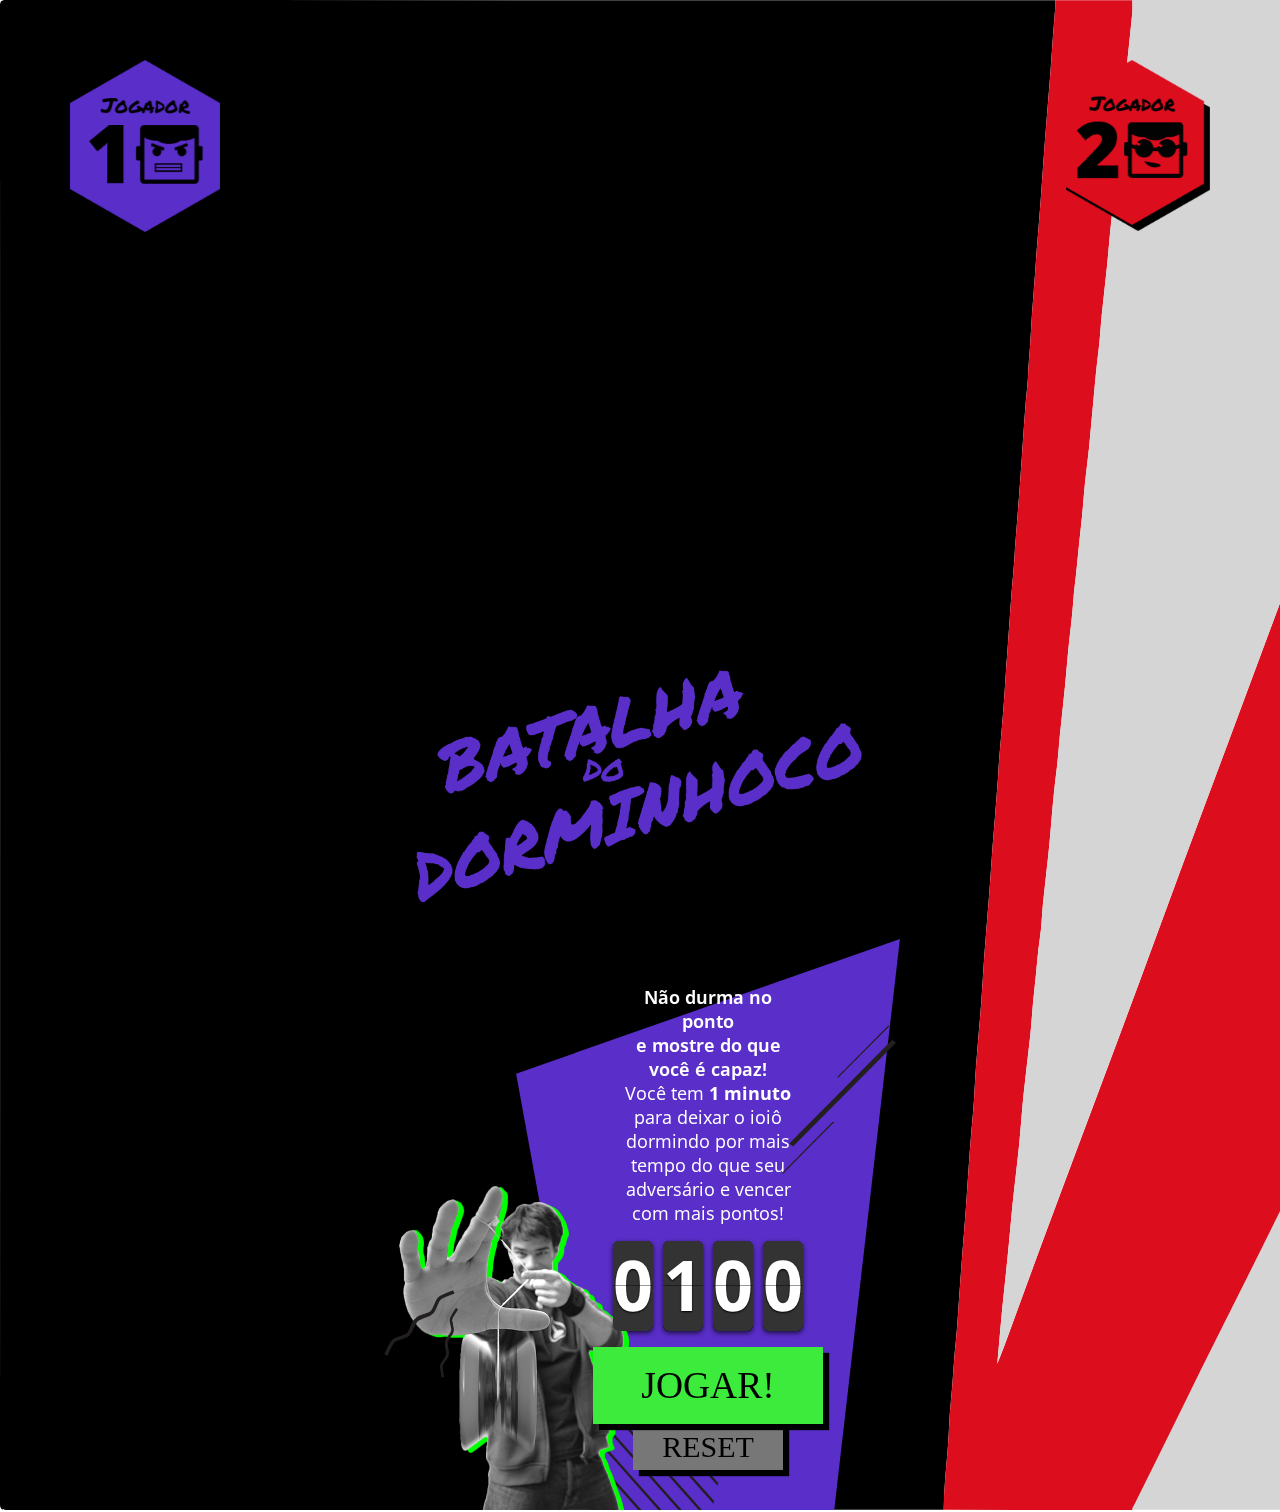
<file: index.html>
<!DOCTYPE html>
<html lang="en">

<head>
    <meta charset="UTF-8">
    <meta name="viewport" content="width=device-width, initial-scale=1.0">
    <title>Yoyo Competition</title>
    <link rel="stylesheet" type="text/css" href="./css/v2.css">
    <link rel="stylesheet" type="text/css" href="./css/flipclock.css">
    <link rel="shortcut icon" href="./favicon.ico" type="image/x-icon">
    <link rel="icon" href="./favicon.ico" type="image/x-icon">
    <link href="https://fonts.googleapis.com/css?family=Open+Sans:400,800|Permanent+Marker&display=swap"
        rel="stylesheet">
    <script src="./libs/jquery-3.4.1.min.js"></script>
    <script src="./libs/anime.min.js"></script>
</head>

<body>
    <div class="img-helper1">
        <img id="badge1" class="player-badge first-badge" src="./img/player1.png">
        <div class="fire-holder hidden">
            <img class="fire" src="./img/fire.gif">
            <img class="fire" src="./img/fire.gif">
        </div>
    </div>
    <div class="img-helper2">
        <img id="badge2" class="player-badge second-badge" src="./img/player2.png">
        <div class="fire-holder hidden">
            <img class="fire" src="./img/fire.gif">
            <img class="fire" src="./img/fire.gif">
        </div>
    </div>
    <section id="victoryHolder">
        <section id="victory-screen-1" class="hidden">
            <section class="star-box">
            <img src="./img/win/red-star.png" alt="" class="big-star purple-stars">
            <img src="./img/win/red-star.png" alt="" class="star purple-stars">
            <img src="./img/win/red-star.png" alt="" class="star purple-stars">
            <img src="./img/win/venceu-texto-1.png" alt="" class="victory-text">
            <img src="./img/win/retry.png" alt="" class="retry">
        </section>
            <img src="./img/win/fox.png" alt="" class="character">
        </section>
        <section id="victory-screen-2" class="hidden" >
            <section class="star-box">
            <img src="./img/win/red-star.png" alt="" class="big-star">
            <img src="./img/win/red-star.png" alt="" class="star">
            <img src="./img/win/red-star.png" alt="" class="star">
            <img src="./img/win/venceu-texto-2.png" alt="" class="victory-text">
            <img src="./img/win/retry.png" alt="" class="retry">
        </section>
            <img src="./img/win/man.png" alt="" class="character">
        </section>
        <section id="tie-screen" class="hidden" >
            <section class="star-box">
            <img src="./img/win/red-star.png" alt="" class="big-star">
            <img src="./img/win/red-star.png" alt="" class="star">
            <img src="./img/win/red-star.png" alt="" class="star">
            <img src="./img/win/empate-texto.png" alt="" class="victory-text">
            <img src="./img/win/retry.png" alt="" class="retry">
        </section>
            <img src="./img/win/birb.png" alt="" class="character">
        </section>

    </section>
    <main>
        <section class="player1-section">
            <section class="placar-total">
                <h1>65</h1>
            </section>
            <section class="container-pontos">
                <div class="jogada" data-aos="fade-up">
                    <p>+15 pts</p><img class="palmas hidden" src="./img/palmas.png">
                </div>
                <div class="jogada purple-highlight">
                    <p>+35 pts</p><img class="palmas visible" src="./img/palmas.png">
                </div>
                <div class="jogada">
                    <p>+15 pts</p><img class="palmas hidden" src="./img/palmas.png">
                </div>
                <div class="jogada">
                    <p>+10 pts</p><img class="palmas hidden" src="./img/palmas.png">
                </div>
            </section>
        </section>
        <section class="center-section">
            <img id="yoyo-master-img" src="./img/player.png">

            <section class="container-center">
                <h3>Não durma no ponto<br>e mostre do que você é capaz!</h3>
                <p>Você tem <b>1 minuto</b> para deixar o ioiô dormindo por mais tempo do que seu adversário e vencer com mais
                    pontos!</p>
                <div class="clock"></div>
                <button id="play">JOGAR!</button>
                <button id="reset">RESET</button>
            </section>
        </section>
        <section class="player2-section">
            <section class="placar-total">
                <h1>120</h1>
            </section>
            <section class="container-pontos">
                <div class="jogada">
                    <p>+2 pts</p><img class="palmas hidden" src="./img/palmas.png">
                </div>
                <div class="jogada">
                    <p>+3 pts</p><img class="palmas hidden" src="./img/palmas.png">
                </div>
                <div class="jogada purple-highlight">
                    <p>+3 pts</p><img class="palmas visible" src="./img/palmas.png">
                </div>
                <div class="jogada">
                    <p>+15 pts</p><img class="palmas hidden" src="./img/palmas.png">
                </div>
                <div class="jogada">
                    <p>+5 pts</p><img class="palmas hidden" src="./img/palmas.png">
                </div>
                <div class="jogada purple-highlight">
                    <p>+30 pts</p><img class="palmas visible" src="./img/palmas.png">
                </div>
                <div class="jogada">
                    <p>+10 pts</p><img class="palmas hidden" src="./img/palmas.png">
                </div>
                <div class="jogada purple-highlight">
                    <p>+45 pts</p><img class="palmas visible" src="./img/palmas.png">
                </div>
            </section>
        </section>
    </main>

    <link href="https://unpkg.com/aos@2.3.1/dist/aos.css" rel="stylesheet">
    <script src="https://unpkg.com/aos@next/dist/aos.js"></script>

    <script>
        AOS.init();
    </script>

    <script src="./libs/flipclock.js"></script>
    <script src="./libs/moment.js"></script>
    <script src="./js/v2/gameManager.js"></script>
    <script src="./js/v2/clock.js"></script>
    <script src="./js/v2/fetch.js"></script>
    <script src="./js/v2/animation.js"></script>
</body>

</html>
</file>
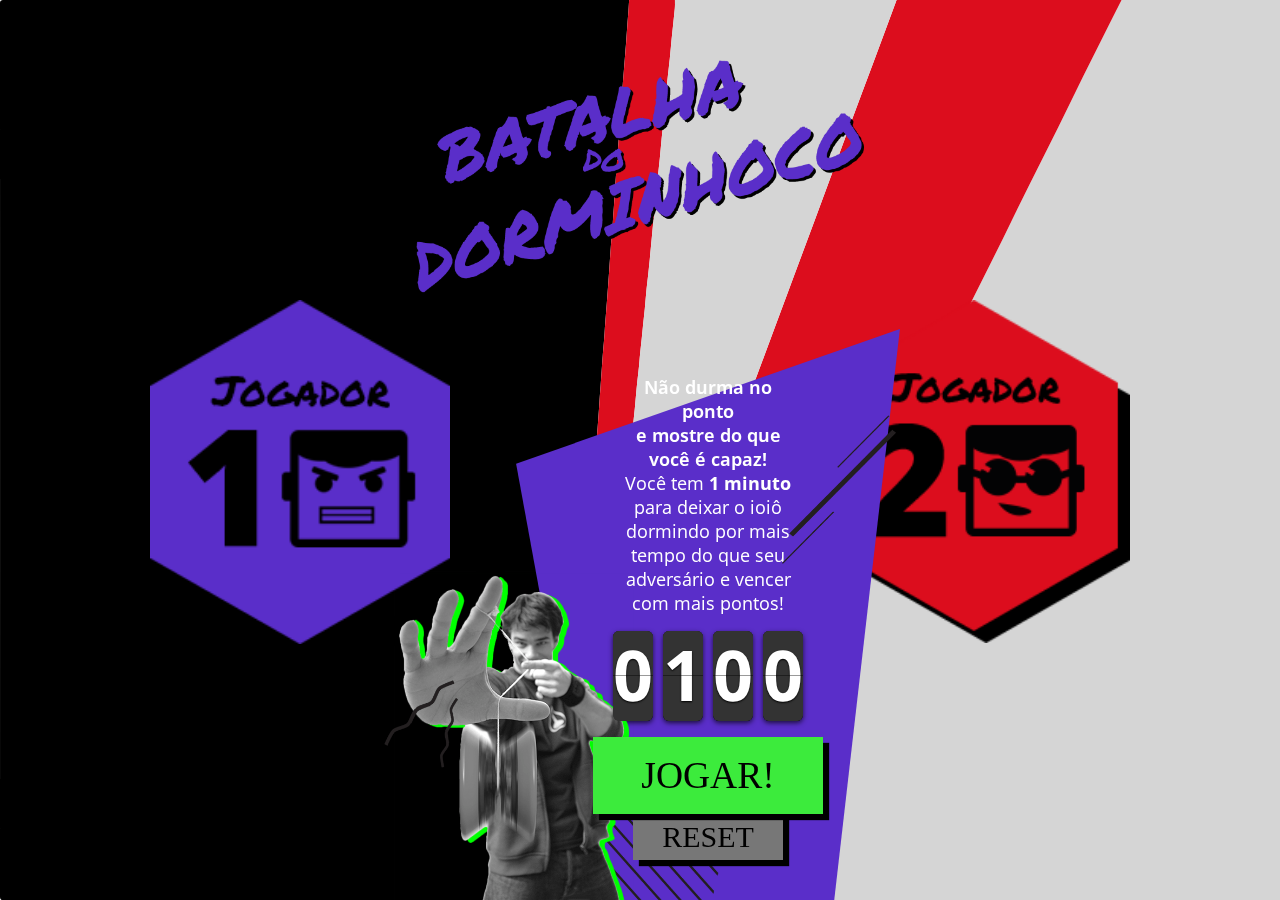
<file: esp8266-prefire-Backup/index.html>
<!DOCTYPE html>
<html lang="en">

<head>
    <meta charset="UTF-8">
    <meta name="viewport" content="width=device-width, initial-scale=1.0">
    <meta http-equiv="X-UA-Compatible" content="ie=edge">
    <meta http-equiv="Content-Language" content="pt-br">
    <title>Yoyo Competition</title>
    <link rel="stylesheet" type="text/css" href="./css/v2.css">
    <link rel="stylesheet" type="text/css" href="./css/flipclock.css">
    <link rel="shortcut icon" href="./favicon.ico" type="image/x-icon">
    <link rel="icon" href="./favicon.ico" type="image/x-icon">
    <link href="https://fonts.googleapis.com/css?family=Open+Sans:400,800|Permanent+Marker&display=swap"
        rel="stylesheet">
    <script src="./libs/jquery-3.4.1.min.js"></script>
    <script src="./libs/anime.min.js"></script>
</head>

<body>
    <img id="badge1" class="player-badge first-badge" src="./img/player1.png">
    <img id="badge2" class="player-badge second-badge" src="./img/player2.png">
    <section id="victoryHolder">
        <section id="victory-screen-1" class="hidden">
            <section class="star-box">
            <img src="./img/win/red-star.png" alt="" class="big-star purple-stars">
            <img src="./img/win/red-star.png" alt="" class="star purple-stars">
            <img src="./img/win/red-star.png" alt="" class="star purple-stars">
            <img src="./img/win/venceu-texto-1.png" alt="" class="victory-text">
            <img src="./img/win/retry.png" alt="" class="retry">
        </section>
            <img src="./img/win/fox.png" alt="" class="character">
        </section>
        <section id="victory-screen-2" class="hidden" >
            <section class="star-box">
            <img src="./img/win/red-star.png" alt="" class="big-star">
            <img src="./img/win/red-star.png" alt="" class="star">
            <img src="./img/win/red-star.png" alt="" class="star">
            <img src="./img/win/venceu-texto-2.png" alt="" class="victory-text">
            <img src="./img/win/retry.png" alt="" class="retry">
        </section>
            <img src="./img/win/man.png" alt="" class="character">
        </section>
        <section id="tie-screen" class="hidden" >
            <section class="star-box">
            <img src="./img/win/red-star.png" alt="" class="big-star">
            <img src="./img/win/red-star.png" alt="" class="star">
            <img src="./img/win/red-star.png" alt="" class="star">
            <img src="./img/win/empate-texto.png" alt="" class="victory-text">
            <img src="./img/win/retry.png" alt="" class="retry">
        </section>
            <img src="./img/win/birb.png" alt="" class="character">
        </section>

    </section>
    <main>
        <section class="player1-section">
            <section class="placar-total">
                <h1>65</h1>
            </section>
            <section class="container-pontos">
                <div class="jogada" data-aos="fade-up">
                    <p>+15 pts</p><img class="palmas hidden" src="./img/palmas.png">
                </div>
                <div class="jogada purple-highlight">
                    <p>+35 pts</p><img class="palmas visible" src="./img/palmas.png">
                </div>
                <div class="jogada">
                    <p>+15 pts</p><img class="palmas hidden" src="./img/palmas.png">
                </div>
                <div class="jogada">
                    <p>+10 pts</p><img class="palmas hidden" src="./img/palmas.png">
                </div>
            </section>
        </section>
        <section class="center-section">
            <img id="yoyo-master-img" src="./img/player.png">

            <section class="container-center">
                <h3>Não durma no ponto<br>e mostre do que você é capaz!</h3>
                <p>Você tem <b>1 minuto</b> para deixar o ioiô dormindo por mais tempo do que seu adversário e vencer com mais
                    pontos!</p>
                <div class="clock"></div>
                <button id="play">JOGAR!</button>
                <button id="reset">RESET</button>
            </section>
        </section>
        <section class="player2-section">
            <section class="placar-total">
                <h1>120</h1>
            </section>
            <section class="container-pontos">
                <div class="jogada">
                    <p>+2 pts</p><img class="palmas hidden" src="./img/palmas.png">
                </div>
                <div class="jogada">
                    <p>+3 pts</p><img class="palmas hidden" src="./img/palmas.png">
                </div>
                <div class="jogada purple-highlight">
                    <p>+3 pts</p><img class="palmas visible" src="./img/palmas.png">
                </div>
                <div class="jogada">
                    <p>+15 pts</p><img class="palmas hidden" src="./img/palmas.png">
                </div>
                <div class="jogada">
                    <p>+5 pts</p><img class="palmas hidden" src="./img/palmas.png">
                </div>
                <div class="jogada purple-highlight">
                    <p>+30 pts</p><img class="palmas visible" src="./img/palmas.png">
                </div>
                <div class="jogada">
                    <p>+10 pts</p><img class="palmas hidden" src="./img/palmas.png">
                </div>
                <div class="jogada purple-highlight">
                    <p>+45 pts</p><img class="palmas visible" src="./img/palmas.png">
                </div>
            </section>
        </section>
    </main>

    <link href="https://unpkg.com/aos@2.3.1/dist/aos.css" rel="stylesheet">
    <script src="https://unpkg.com/aos@next/dist/aos.js"></script>

    <script>
        AOS.init();
    </script>

    <script src="./libs/flipclock.js"></script>
    <script src="./libs/moment.js"></script>
    <script src="./js/v2/gameManager.js"></script>
    <script src="./js/v2/clock.js"></script>
    <script src="./js/v2/fetch.js"></script>
    <script src="./js/v2/animation.js"></script>
</body>

</html>
</file>
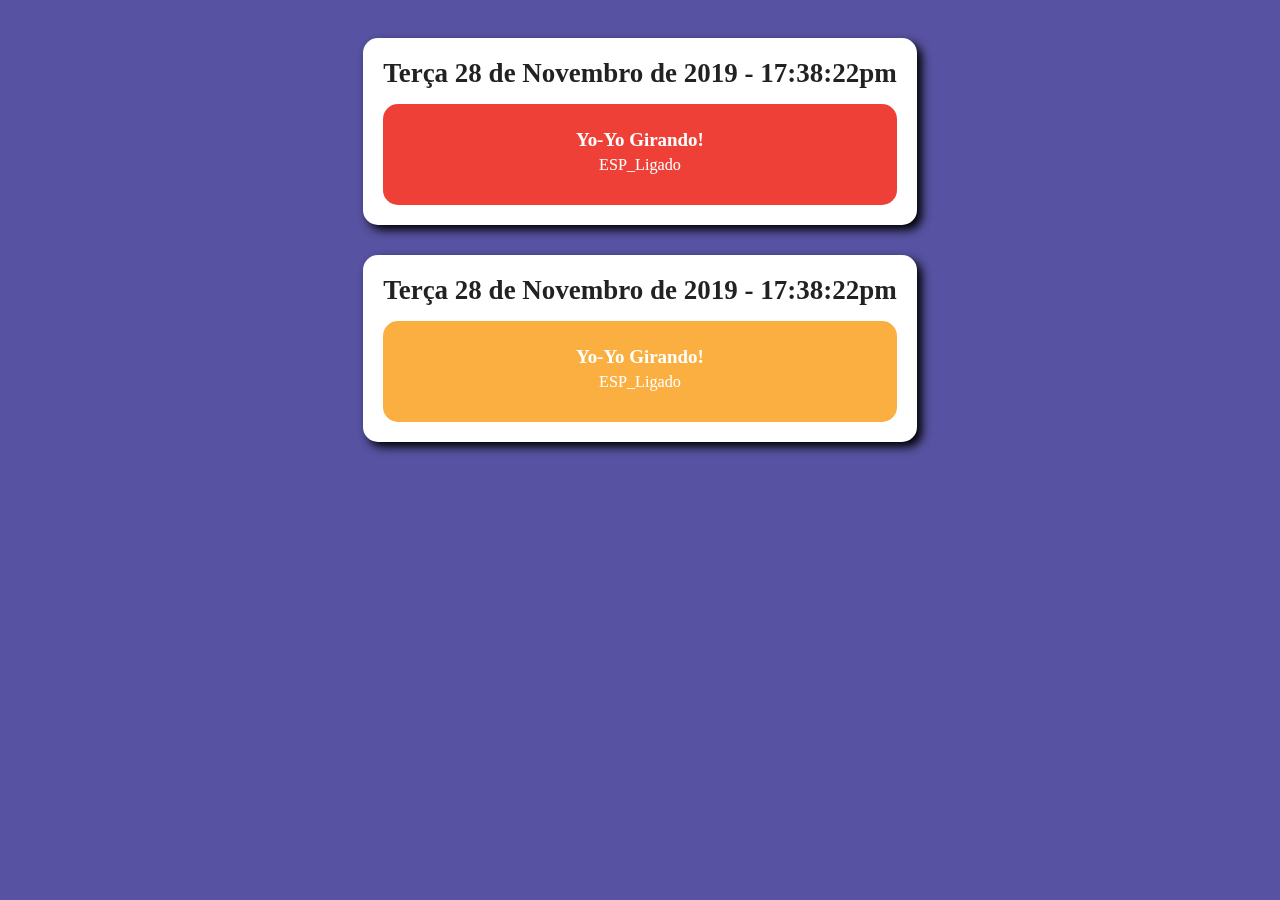
<file: index2.html>
<!DOCTYPE html>
<html lang="pt-br">

<head>
    <meta charset="UTF-8">
    <meta name="viewport" content="width=device-width, initial-scale=1.0">
    <meta http-equiv="X-UA-Compatible" content="ie=edge">
    <meta http-equiv="Content-Language" content="pt-br">
    <title>Smart YOYO - Stats</title>
    <link rel="stylesheet" type="text/css" href="./css/style.css">
    <link href="https://unpkg.com/aos@2.3.1/dist/aos.css" rel="stylesheet">
    <link rel="shortcut icon" href="./img/fav.png" />
    <script src="./js/jquery-3.4.1.min.js"></script>

</head>

<body id="corpo">

    <div class="wrapper" data-aos="fade-up">
        <h2>Terça 28 de Novembro de 2019 - 17:38:22pm</h2>
        <div class='container playerOne'>
            <h3 class='titulo'>Yo-Yo Girando!</h3>
            <p>ESP_Ligado</p>
        </div>
    </div>
    <div class="wrapper" data-aos="fade-up">
        <h2>Terça 28 de Novembro de 2019 - 17:38:22pm</h2>
        <div class='container playerTwo'>
            <h3 class='titulo'>Yo-Yo Girando!</h3>
            <p>ESP_Ligado</p>
        </div>
    </div>


    <script src="https://unpkg.com/aos@next/dist/aos.js"></script>

    <script>
        AOS.init();
    </script>

    <script src="./js/updateScroll.js"></script>
    <script src="./js/jsonFetcher.js"></script>

    <!-- <script src="https://www.gstatic.com/firebasejs/7.5.0/firebase-app.js"></script>
    <script src="https://www.gstatic.com/firebasejs/7.5.0/firebase-analytics.js"></script>
    <script>
        var firebaseConfig = {
            apiKey: "AIzaSyCkuvMqA-SpP4DTVyrUHxRwFOv93vQrgKc",
            authDomain: "syoyo-6a614.firebaseapp.com",
            databaseURL: "https://syoyo-6a614.firebaseio.com",
            projectId: "syoyo-6a614",
            storageBucket: "syoyo-6a614.appspot.com",
            messagingSenderId: "40935329510",
            appId: "1:40935329510:web:24c703646cd2997a477527",
            measurementId: "G-DL6J6TF8VL"
        };
        firebase.initializeApp(firebaseConfig);
        firebase.analytics();
    </script> -->
</body>
</file>
<file: css/v2.css>
html {
    overflow: hidden;
}

body {
    background: url("../img/background.svg") no-repeat;
    background-size: cover;
    padding: 0;
    margin: 0;
    font-family: 'Open Sans';
}


main {
    display: flex;
    flex-flow: row;
    /* overflow: hidden; */
}

h1 {
    margin: 0px 60px;
    transition: all .2s ease;

}

.player1-section {
    /* border: 2px solid blue; */
    width: 25%;
    height: 100vh;
    display: flex;
    flex-direction: column;
    justify-content: flex-end;
    color: white;
}

.player2-section {
    /* border: 2px solid blue; */
    width: 25%;
    height: 100vh;
    position: relative;
    display: flex;
    flex-direction: column;
    justify-content: flex-end;
    color: black;
    text-align: right;
}



.player-badge {
    display: block;
    position: fixed;
    width: 150px;
    top: 60px;
    transition: all .2s ease;
    animation: bounce .5s infinite alternate;
}


@keyframes bounce {
    from {
        transform: translateY(0px);
    }

    to {
        transform: translateY(-25px);
    }
}

@-webkit-keyframes bounce {
    from {
        transform: translateY(0px);
    }

    to {
        transform: translateY(-25px);
    }
}

.first-badge {
    left: 70px;
}

.second-badge {
    right: 70px;
}

.placar-total {
    font-size: 150px;
    font-family: 'Open Sans';
    font-weight: 800;
    cursor: default;
    transition: all .2s ease;

}

.container-pontos {
    padding: 0px 70px 80px;
    font-size: 35px;
    font-family: 'Open Sans';
    font-weight: bold;
    height: 340px;
    overflow-y: hidden;
    display: flex;
    flex-flow: column;
    justify-content: flex-end;
    /* border: 2px solid red; */
    cursor: default;
    transition: all .2s ease;

}

.container-pontos p {
    margin: 20px 0px;
}

.jogada {
    border-bottom: 1px solid white;
    /* border: 1px solid blue; */
    height: 25%;
    width: 100%;
    box-sizing: border-box;
    display: flex;
    align-items: center;
    transition: all .2s ease;
}

.player2-section .jogada {
    flex-flow: row-reverse;
    margin-left: auto;
    border-bottom: 1px solid #b5b5b5
}

.player1-section img {
    margin-left: 20px;
    width: 70px;

}

.player2-section img {
    margin-right: 20px;
    width: 70px;
}

.center-section {
    background: url("../img/title.png") no-repeat top 60px center;
    background-size: 70%;
    /* border: 2px solid blue; */
    width: 50%;
    position: relative;
    height: 100vh;
    display: flex;
    flex-direction: column;
    justify-content: flex-end;
    align-items: flex-end;
    /* border: 2px solid red; */
    text-align: center;
    color: white;

}

.container-center {
    background: url("../img/rect.svg") no-repeat bottom center;
    background-size: contain;
    display: flex;
    flex-flow: column;
    align-items: center;
    justify-content: space-around;
    /* border: 2px solid red; */
    width: 60%;
    margin-right: 60px;
    height: 75%;
    box-sizing: border-box;
    padding: 150px 100px 40px;
    font-size: 15px;
}


.container-center h1 {
    font-family: 'Open Sans', sans-serif;
    font-weight: 800;
    font-size: 75px;
    margin: 0px;
    z-index: 2;
}

.container-center h3 {
    font-family: 'Open Sans';
    font-weight: 650;
    margin: 0px;
    z-index: 2;

}

.container-center p {
    font-size: 18px;
    margin: 0px;
}

#yoyo-master-img {
    position: absolute;
    bottom: 0;
    left: 10%;
    z-index: 1;
    width: 80%;
}

#play {
    width: 230px;
    height: 100px;
    z-index: 2;
    background: #3ceb3c;
    border: none;
    text-decoration: none;
    outline: none;
    box-shadow: 6px 6px 1px black;
    font-size: 2.5em;
    font-family: 'Permanent Marker';
    cursor: pointer;
    transition: all .2s ease;
    z-index: 3;
}


#play:hover {
    background: #00ff0d;
    transform: scale(1.25) rotate(-5deg);

}

#reset {
    width: 150px;
    height: 60px;
    z-index: 2;
    background: #777777;
    border: none;
    text-decoration: none;
    outline: none;
    box-shadow: 6px 6px 1px black;
    font-size: 2.0em;
    font-family: 'Permanent Marker';
    cursor: pointer;
    transition: all .2s ease;
}

#reset:hover {
    background: #f00d0d;
    transform: scale(1.1);
}

#victoryHolder>section {
    background: rgba(0, 0, 0, 0.8);
    position: absolute;
    width: 100vw;
    height: 100vh;
    /* border: 4px solid red; */
    z-index: 10;
    transition: all .2s ease;
    pointer-events: none;

}

.star-box {
    position: absolute;
    left: 50%;
    transform: translate(-50%);
    width: 80vw;
    height: 100vh;
    overflow: hidden;
    /* border: 4px solid yellow; */

}

#victoryHolder img {
    position: absolute;
    /* border: 2px solid white; */
}

.big-star {
    top: -150px;
    left: 30%;
    height: 100%;
    transform: translate(-30%) rotate(-20deg);
    pointer-events: none;

}

.star {
    right: 0;
    pointer-events: none;

}

.purple-stars {
    filter: hue-rotate(-96deg) brightness(150%) grayscale(50%);

}

.star:nth-of-type(2) {

    bottom: -100px;
    right: 10%;
    transform: translate(-10%) rotate(10deg);
    z-index: 2;
}

#victory-screen-1>.star-box>.victory-text {
    filter: hue-rotate(174deg) brightness(5);
}

#tie-screen > img.character{
    width: 42%;
    height: unset;
    right: unset;

}

#tie-screen > .star-box > .star, #tie-screen > .star-box > .big-star{
    filter:hue-rotate(170deg) saturate(3.0)!important;
}

.victory-text {
    top: 35%;
    left: 50%;
    z-index: 3;
    width: 35%;
    transform: translate(-50%, -35%);
    pointer-events: none;

}

.character {
    height: 70vh;
    right: 0px;
    bottom: 0px;
    pointer-events: none;
transform-origin: 50% 0;
}

.retry {
    z-index: 13;
    right: 30%;
    bottom: 100px;
    width: 200px;
    transform: translate(-50%, 0%) scale(1);
    cursor: pointer;
    transition: all .2s ease;
    pointer-events: all;
    transform: translate(-50%, 0%) scale(1);

}

.retry:hover {
    bottom: 100px;
        transform: translate(-50%, -10%) scale(1.3);
}


/* ========================================== Classes JAVASCRIPT ========================================== */

/* Controle de visibilidade (das palmas) */

.visible {
    opacity: 100%;
}

.hidden {
    opacity: 0%;
    pointer-events: none !important;

}

.hidden>.star-box>.retry {
    pointer-events: none !important;

}


/*  Classe de destaque em roxo */
.purple-highlight {
    color: #5a2ec9;
}


/* Button states */

#play.disabled {
    background: grey;
    cursor: default;
}

#play.disabled:hover {
    background: grey;
    transform: scale(0.9);
}
</file>
<file: esp8266-prefire-Backup/css/v2.css>
html {
    overflow: hidden;
}

body {
    background: url("../img/background.svg") no-repeat;
    background-size: cover;
    padding: 0;
    margin: 0;
    font-family: 'Open Sans';
}


main {
    display: flex;
    flex-flow: row;
    /* overflow: hidden; */
}

h1 {
    margin: 0px 60px;
    transition: all .2s ease;

}

.player1-section {
    /* border: 2px solid blue; */
    width: 25%;
    height: 100vh;
    display: flex;
    flex-direction: column;
    justify-content: flex-end;
    color: white;
}

.player2-section {
    /* border: 2px solid blue; */
    width: 25%;
    height: 100vh;
    position: relative;
    display: flex;
    flex-direction: column;
    justify-content: flex-end;
    color: black;
    text-align: right;
}



.player-badge {
    display: block;
    position: fixed;
    width: 150px;
    top: 60px;
    transition: all .2s ease;
    animation: bounce .5s infinite alternate;
}


@keyframes bounce {
    from {
        transform: translateY(0px);
    }

    to {
        transform: translateY(-25px);
    }
}

@-webkit-keyframes bounce {
    from {
        transform: translateY(0px);
    }

    to {
        transform: translateY(-25px);
    }
}

.first-badge {
    left: 70px;
}

.second-badge {
    right: 70px;
}

.placar-total {
    font-size: 150px;
    font-family: 'Open Sans';
    font-weight: 800;
    cursor: default;
    transition: all .2s ease;

}

.container-pontos {
    padding: 0px 70px 80px;
    font-size: 35px;
    font-family: 'Open Sans';
    font-weight: bold;
    height: 340px;
    overflow-y: hidden;
    display: flex;
    flex-flow: column;
    justify-content: flex-end;
    /* border: 2px solid red; */
    cursor: default;
    transition: all .2s ease;

}

.container-pontos p {
    margin: 20px 0px;
}

.jogada {
    border-bottom: 1px solid white;
    /* border: 1px solid blue; */
    height: 25%;
    width: 100%;
    box-sizing: border-box;
    display: flex;
    align-items: center;
    transition: all .2s ease;
}

.player2-section .jogada {
    flex-flow: row-reverse;
    margin-left: auto;
    border-bottom: 1px solid #b5b5b5
}

.player1-section img {
    margin-left: 20px;
    width: 70px;

}

.player2-section img {
    margin-right: 20px;
    width: 70px;
}

.center-section {
    background: url("../img/title.png") no-repeat top 60px center;
    background-size: 70%;
    /* border: 2px solid blue; */
    width: 50%;
    position: relative;
    height: 100vh;
    display: flex;
    flex-direction: column;
    justify-content: flex-end;
    align-items: flex-end;
    /* border: 2px solid red; */
    text-align: center;
    color: white;

}

.container-center {
    background: url("../img/rect.svg") no-repeat bottom center;
    background-size: contain;
    display: flex;
    flex-flow: column;
    align-items: center;
    justify-content: space-around;
    /* border: 2px solid red; */
    width: 60%;
    margin-right: 60px;
    height: 75%;
    box-sizing: border-box;
    padding: 150px 100px 40px;
    font-size: 15px;
}


.container-center h1 {
    font-family: 'Open Sans', sans-serif;
    font-weight: 800;
    font-size: 75px;
    margin: 0px;
    z-index: 2;
}

.container-center h3 {
    font-family: 'Open Sans';
    font-weight: 650;
    margin: 0px;
    z-index: 2;

}

.container-center p {
    font-size: 18px;
    margin: 0px;
}

#yoyo-master-img {
    position: absolute;
    bottom: 0;
    left: 10%;
    z-index: 1;
    width: 80%;
}

#play {
    width: 230px;
    height: 100px;
    z-index: 2;
    background: #3ceb3c;
    border: none;
    text-decoration: none;
    outline: none;
    box-shadow: 6px 6px 1px black;
    font-size: 2.5em;
    font-family: 'Permanent Marker';
    cursor: pointer;
    transition: all .2s ease;
    z-index: 3;
}


#play:hover {
    background: #00ff0d;
    transform: scale(1.25) rotate(-5deg);

}

#reset {
    width: 150px;
    height: 60px;
    z-index: 2;
    background: #777777;
    border: none;
    text-decoration: none;
    outline: none;
    box-shadow: 6px 6px 1px black;
    font-size: 2.0em;
    font-family: 'Permanent Marker';
    cursor: pointer;
    transition: all .2s ease;
}

#reset:hover {
    background: #f00d0d;
    transform: scale(1.1);
}

#victoryHolder>section {
    background: rgba(0, 0, 0, 0.8);
    position: absolute;
    width: 100vw;
    height: 100vh;
    /* border: 4px solid red; */
    z-index: 10;
    transition: all .2s ease;
    pointer-events: none;

}

.star-box {
    position: absolute;
    left: 50%;
    transform: translate(-50%);
    width: 80vw;
    height: 100vh;
    overflow: hidden;
    /* border: 4px solid yellow; */

}

#victoryHolder img {
    position: absolute;
    /* border: 2px solid white; */
}

.big-star {
    top: -150px;
    left: 30%;
    height: 100%;
    transform: translate(-30%) rotate(-20deg);
    pointer-events: none;

}

.star {
    right: 0;
    pointer-events: none;

}

.purple-stars {
    filter: hue-rotate(-96deg) brightness(150%) grayscale(50%);

}

.star:nth-of-type(2) {

    bottom: -100px;
    right: 10%;
    transform: translate(-10%) rotate(10deg);
    z-index: 2;
}

#victory-screen-1>.star-box>.victory-text {
    filter: hue-rotate(174deg) brightness(5);
}

#tie-screen > img.character{
    width: 42%;
    height: unset;
    right: unset;

}

#tie-screen > .star-box > .star, #tie-screen > .star-box > .big-star{
    filter:hue-rotate(170deg) saturate(3.0)!important;
}

.victory-text {
    top: 35%;
    left: 50%;
    z-index: 3;
    width: 35%;
    transform: translate(-50%, -35%);
    pointer-events: none;

}

.character {
    height: 70vh;
    right: 0px;
    bottom: 0px;
    pointer-events: none;
transform-origin: 50% 0;
}

.retry {
    z-index: 13;
    right: 30%;
    bottom: 100px;
    width: 200px;
    transform: translate(-50%, 0%) scale(1);
    cursor: pointer;
    transition: all .2s ease;
    pointer-events: all;
    transform: translate(-50%, 0%) scale(1);

}

.retry:hover {
    bottom: 100px;
        transform: translate(-50%, -10%) scale(1.3);
}


/* ========================================== Classes JAVASCRIPT ========================================== */

/* Controle de visibilidade (das palmas) */

.visible {
    opacity: 100%;
}

.hidden {
    opacity: 0%;
    pointer-events: none !important;

}

.hidden>.star-box>.retry {
    pointer-events: none !important;

}


/*  Classe de destaque em roxo */
.purple-highlight {
    color: #5a2ec9;
}


/* Button states */

#play.disabled {
    background: grey;
    cursor: default;
}

#play.disabled:hover {
    background: grey;
    transform: scale(0.9);
}
</file>
<file: css/style.css>
body{
    padding: 30px 30px;
    font-family: 'Open Sans';
    font-size: large;
    color: rgb(34, 34, 34);
    background: #5752a1;
    display: flex;
    flex-flow: column;
    align-items:center ;
    text-align: center;
    overflow: auto;
    scroll-behavior: smooth;
    transition: all .2s ease;
}

h2{
    margin: 0px;
    margin-bottom: 15px;
    white-space:nowrap;
    overflow: auto;
}
.wrapper {
    transition: all .2s ease;
    background: white;
    box-shadow: 5px 5px 10px black;
    border-radius: 15px;
    padding: 20px 20px;
    width: max-content;
    margin-bottom: 30px;
}

.container {
    transition: all .2s ease;
    /* border: 2px solid white; */
    background: #696969;
    /* box-shadow: 5px 5px 10px black; */
    border-radius: 15px;
    padding: 25px 45px;
    font-size: 90%;
    color: white;
}

.container p{
    margin: 0px;
    margin-bottom: 5px;
}

.container h3{
margin-top: 0;
margin-bottom: 5px;
}

.playerOne{
    background: #ee4036;
}
.playerTwo{
    background: #faaf40;
}

@media (max-width: 768px) {

.wrapper{
    width: 90%;
}
h2{
    overflow-wrap: break-word;
    white-space: normal;
    font-size: medium;
}
p, h3{
    font-size: medium;
}
}
</file>
<file: css/flipclock.css>
/* Get the bourbon mixin from http://bourbon.io */
/* Reset */
.flip-clock-wrapper * {
    -webkit-box-sizing: border-box;
    -moz-box-sizing: border-box;
    -ms-box-sizing: border-box;
    -o-box-sizing: border-box;
    box-sizing: border-box;
    -webkit-backface-visibility: hidden;
    -moz-backface-visibility: hidden;
    -ms-backface-visibility: hidden;
    -o-backface-visibility: hidden;
    backface-visibility: hidden;
}

.flip-clock-wrapper a {
  cursor: pointer;
  text-decoration: none;
  color: writer; }

.flip-clock-wrapper a:hover {
  color: #fff; }

.flip-clock-wrapper ul {
  list-style: none; }

.flip-clock-wrapper.clearfix:before,
.flip-clock-wrapper.clearfix:after {
  content: " ";
  display: table; }

.flip-clock-wrapper.clearfix:after {
  clear: both; }

.flip-clock-wrapper.clearfix {
  *zoom: 1; }

/* Main */
.flip-clock-wrapper {
  font: normal 11px "Open Sans", Helvetica, sans-serif;
  -webkit-user-select: none; }

.flip-clock-meridium {
  background: none !important;
  box-shadow: 0 0 0 !important;
  font-size: 36px !important; }

.flip-clock-meridium a { color:white; }

.flip-clock-wrapper {
  text-align: center;
  position: relative;
  width: 100%;
  margin: 1em;
  display: flex;
    justify-content: center;
}

.flip-clock-wrapper:before,
.flip-clock-wrapper:after {
    content: " "; /* 1 */
    display: table; /* 2 */
}
.flip-clock-wrapper:after {
    clear: both;
}

/* Skeleton */
.flip-clock-wrapper ul {
  position: relative;
  float: left;
  margin: 5px;
  width: 60px;
  height: 90px;
  font-size: 80px;
  font-weight: bold;
  line-height: 87px;
  border-radius: 6px;
  background: #000;
}

.flip-clock-wrapper ul li {
  z-index: 1;
  position: absolute;
  left: 0;
  top: 0;
  width: 100%;
  height: 100%;
  line-height: 87px;
  text-decoration: none !important;
}

.flip-clock-wrapper ul li:first-child {
  z-index: 2; }

.flip-clock-wrapper ul li a {
  display: block;
  height: 100%;
  -webkit-perspective: 200px;
  -moz-perspective: 200px;
  perspective: 200px;
  margin: 0 !important;
  overflow: visible !important;
  cursor: default !important; }

.flip-clock-wrapper ul li a div {
  z-index: 1;
  position: absolute;
  left: 0;
  width: 100%;
  height: 50%;
  font-size: 80px;
  overflow: hidden; 
  outline: 1px solid transparent; }

.flip-clock-wrapper ul li a div .shadow {
  position: absolute;
  width: 100%;
  height: 100%;
  z-index: 2; }

.flip-clock-wrapper ul li a div.up {
  -webkit-transform-origin: 50% 100%;
  -moz-transform-origin: 50% 100%;
  -ms-transform-origin: 50% 100%;
  -o-transform-origin: 50% 100%;
  transform-origin: 50% 100%;
  top: 0; }

.flip-clock-wrapper ul li a div.up:after {
  content: "";
  position: absolute;
  top: 44px;
  left: 0;
  z-index: 5;
  width: 100%;
  height: 3px;
  background-color: #000;
  background-color: rgba(0, 0, 0, 0.4); }

.flip-clock-wrapper ul li a div.down {
  -webkit-transform-origin: 50% 0;
  -moz-transform-origin: 50% 0;
  -ms-transform-origin: 50% 0;
  -o-transform-origin: 50% 0;
  transform-origin: 50% 0;
  bottom: 0;
  border-bottom-left-radius: 6px;
  border-bottom-right-radius: 6px;
}

.flip-clock-wrapper ul li a div div.inn {
  position: absolute;
  left: 0;
  z-index: 1;
  width: 100%;
  height: 200%;
  color: white;
  text-shadow: 0 1px 2px #000;
  text-align: center;
  background-color: #333;
  border-radius: 6px;
  font-size: 70px; }

.flip-clock-wrapper ul li a div.up div.inn {
  top: 0; }

.flip-clock-wrapper ul li a div.down div.inn {
  bottom: 0; }

/* PLAY */
.flip-clock-wrapper ul.play li.flip-clock-before {
  z-index: 3; }

.flip-clock-wrapper .flip {   box-shadow: 0 2px 5px rgba(0, 0, 0, 0.7); }

.flip-clock-wrapper ul.play li.flip-clock-active {
  -webkit-animation: asd 0.01s 0.49s linear both;
  -moz-animation: asd 0.01s 0.49s linear both;
  animation: asd 0.01s 0.49s linear both;
  z-index: 5; }

.flip-clock-divider {
  float: left;
  display: inline-block;
  position: relative;
  width: 20px;
  height: 100px; }

.flip-clock-divider:first-child {
  width: 0; }

.flip-clock-dot {
  display: block;
  background: white;
  width: 10px;
  height: 10px;
  position: absolute;
  border-radius: 50%;
  left: 5px; }

.flip-clock-divider .flip-clock-label {
  display: none }

.flip-clock-divider.minutes .flip-clock-label {
  right: -88px; }

.flip-clock-divider.seconds .flip-clock-label {
  right: -91px; }

.flip-clock-dot.top {
  top: 30px; }

.flip-clock-dot.bottom {
  bottom: 30px; }

@-webkit-keyframes asd {
  0% {
    z-index: 2; }

  100% {
    z-index: 4; } }

@-moz-keyframes asd {
  0% {
    z-index: 2; }

  100% {
    z-index: 4; } }

@-o-keyframes asd {
  0% {
    z-index: 2; }

  100% {
    z-index: 4; } }

@keyframes asd {
  0% {
    z-index: 2; }

  100% {
    z-index: 4; } }

.flip-clock-wrapper ul.play li.flip-clock-active .down {
  z-index: 2;
  -webkit-animation: turn 0.5s 0.5s linear both;
  -moz-animation: turn 0.5s 0.5s linear both;
  animation: turn 0.5s 0.5s linear both; }

@-webkit-keyframes turn {
  0% {
    -webkit-transform: rotateX(90deg); }

  100% {
    -webkit-transform: rotateX(0deg); } }

@-moz-keyframes turn {
  0% {
    -moz-transform: rotateX(90deg); }

  100% {
    -moz-transform: rotateX(0deg); } }

@-o-keyframes turn {
  0% {
    -o-transform: rotateX(90deg); }

  100% {
    -o-transform: rotateX(0deg); } }

@keyframes turn {
  0% {
    transform: rotateX(90deg); }

  100% {
    transform: rotateX(0deg); } }

.flip-clock-wrapper ul.play li.flip-clock-before .up {
  z-index: 2;
  -webkit-animation: turn2 0.5s linear both;
  -moz-animation: turn2 0.5s linear both;
  animation: turn2 0.5s linear both; }

@-webkit-keyframes turn2 {
  0% {
    -webkit-transform: rotateX(0deg); }

  100% {
    -webkit-transform: rotateX(-90deg); } }

@-moz-keyframes turn2 {
  0% {
    -moz-transform: rotateX(0deg); }

  100% {
    -moz-transform: rotateX(-90deg); } }

@-o-keyframes turn2 {
  0% {
    -o-transform: rotateX(0deg); }

  100% {
    -o-transform: rotateX(-90deg); } }

@keyframes turn2 {
  0% {
    transform: rotateX(0deg); }

  100% {
    transform: rotateX(-90deg); } }

.flip-clock-wrapper ul li.flip-clock-active {
  z-index: 3; }

/* SHADOW */
.flip-clock-wrapper ul.play li.flip-clock-before .up .shadow {
  background: -moz-linear-gradient(top, rgba(0, 0, 0, 0.1) 0%, black 100%);
  background: -webkit-gradient(linear, left top, left bottom, color-stop(0%, rgba(0, 0, 0, 0.1)), color-stop(100%, black));
  background: linear, top, rgba(0, 0, 0, 0.1) 0%, black 100%;
  background: -o-linear-gradient(top, rgba(0, 0, 0, 0.1) 0%, black 100%);
  background: -ms-linear-gradient(top, rgba(0, 0, 0, 0.1) 0%, black 100%);
  background: linear, to bottom, rgba(0, 0, 0, 0.1) 0%, black 100%;
  -webkit-animation: show 0.5s linear both;
  -moz-animation: show 0.5s linear both;
  animation: show 0.5s linear both; }

.flip-clock-wrapper ul.play li.flip-clock-active .up .shadow {
  background: -moz-linear-gradient(top, rgba(0, 0, 0, 0.1) 0%, black 100%);
  background: -webkit-gradient(linear, left top, left bottom, color-stop(0%, rgba(0, 0, 0, 0.1)), color-stop(100%, black));
  background: linear, top, rgba(0, 0, 0, 0.1) 0%, black 100%;
  background: -o-linear-gradient(top, rgba(0, 0, 0, 0.1) 0%, black 100%);
  background: -ms-linear-gradient(top, rgba(0, 0, 0, 0.1) 0%, black 100%);
  background: linear, to bottom, rgba(0, 0, 0, 0.1) 0%, black 100%;
  -webkit-animation: hide 0.5s 0.3s linear both;
  -moz-animation: hide 0.5s 0.3s linear both;
  animation: hide 0.5s 0.3s linear both; }

/*DOWN*/
.flip-clock-wrapper ul.play li.flip-clock-before .down .shadow {
  background: -moz-linear-gradient(top, black 0%, rgba(0, 0, 0, 0.1) 100%);
  background: -webkit-gradient(linear, left top, left bottom, color-stop(0%, black), color-stop(100%, rgba(0, 0, 0, 0.1)));
  background: linear, top, black 0%, rgba(0, 0, 0, 0.1) 100%;
  background: -o-linear-gradient(top, black 0%, rgba(0, 0, 0, 0.1) 100%);
  background: -ms-linear-gradient(top, black 0%, rgba(0, 0, 0, 0.1) 100%);
  background: linear, to bottom, black 0%, rgba(0, 0, 0, 0.1) 100%;
  -webkit-animation: show 0.5s linear both;
  -moz-animation: show 0.5s linear both;
  animation: show 0.5s linear both; }

.flip-clock-wrapper ul.play li.flip-clock-active .down .shadow {
  background: -moz-linear-gradient(top, black 0%, rgba(0, 0, 0, 0.1) 100%);
  background: -webkit-gradient(linear, left top, left bottom, color-stop(0%, black), color-stop(100%, rgba(0, 0, 0, 0.1)));
  background: linear, top, black 0%, rgba(0, 0, 0, 0.1) 100%;
  background: -o-linear-gradient(top, black 0%, rgba(0, 0, 0, 0.1) 100%);
  background: -ms-linear-gradient(top, black 0%, rgba(0, 0, 0, 0.1) 100%);
  background: linear, to bottom, black 0%, rgba(0, 0, 0, 0.1) 100%;
  -webkit-animation: hide 0.5s 0.3s linear both;
  -moz-animation: hide 0.5s 0.3s linear both;
  animation: hide 0.5s 0.2s linear both; }

@-webkit-keyframes show {
  0% {
    opacity: 0; }

  100% {
    opacity: 1; } }

@-moz-keyframes show {
  0% {
    opacity: 0; }

  100% {
    opacity: 1; } }

@-o-keyframes show {
  0% {
    opacity: 0; }

  100% {
    opacity: 1; } }

@keyframes show {
  0% {
    opacity: 0; }

  100% {
    opacity: 1; } }

@-webkit-keyframes hide {
  0% {
    opacity: 1; }

  100% {
    opacity: 0; } }

@-moz-keyframes hide {
  0% {
    opacity: 1; }

  100% {
    opacity: 0; } }

@-o-keyframes hide {
  0% {
    opacity: 1; }

  100% {
    opacity: 0; } }

@keyframes hide {
  0% {
    opacity: 1; }

  100% {
    opacity: 0; } }
</file>
<file: esp8266-prefire-Backup/css/flipclock.css>
/* Get the bourbon mixin from http://bourbon.io */
/* Reset */
.flip-clock-wrapper * {
    -webkit-box-sizing: border-box;
    -moz-box-sizing: border-box;
    -ms-box-sizing: border-box;
    -o-box-sizing: border-box;
    box-sizing: border-box;
    -webkit-backface-visibility: hidden;
    -moz-backface-visibility: hidden;
    -ms-backface-visibility: hidden;
    -o-backface-visibility: hidden;
    backface-visibility: hidden;
}

.flip-clock-wrapper a {
  cursor: pointer;
  text-decoration: none;
  color: writer; }

.flip-clock-wrapper a:hover {
  color: #fff; }

.flip-clock-wrapper ul {
  list-style: none; }

.flip-clock-wrapper.clearfix:before,
.flip-clock-wrapper.clearfix:after {
  content: " ";
  display: table; }

.flip-clock-wrapper.clearfix:after {
  clear: both; }

.flip-clock-wrapper.clearfix {
  *zoom: 1; }

/* Main */
.flip-clock-wrapper {
  font: normal 11px "Open Sans", Helvetica, sans-serif;
  -webkit-user-select: none; }

.flip-clock-meridium {
  background: none !important;
  box-shadow: 0 0 0 !important;
  font-size: 36px !important; }

.flip-clock-meridium a { color:white; }

.flip-clock-wrapper {
  text-align: center;
  position: relative;
  width: 100%;
  margin: 1em;
  display: flex;
    justify-content: center;
}

.flip-clock-wrapper:before,
.flip-clock-wrapper:after {
    content: " "; /* 1 */
    display: table; /* 2 */
}
.flip-clock-wrapper:after {
    clear: both;
}

/* Skeleton */
.flip-clock-wrapper ul {
  position: relative;
  float: left;
  margin: 5px;
  width: 60px;
  height: 90px;
  font-size: 80px;
  font-weight: bold;
  line-height: 87px;
  border-radius: 6px;
  background: #000;
}

.flip-clock-wrapper ul li {
  z-index: 1;
  position: absolute;
  left: 0;
  top: 0;
  width: 100%;
  height: 100%;
  line-height: 87px;
  text-decoration: none !important;
}

.flip-clock-wrapper ul li:first-child {
  z-index: 2; }

.flip-clock-wrapper ul li a {
  display: block;
  height: 100%;
  -webkit-perspective: 200px;
  -moz-perspective: 200px;
  perspective: 200px;
  margin: 0 !important;
  overflow: visible !important;
  cursor: default !important; }

.flip-clock-wrapper ul li a div {
  z-index: 1;
  position: absolute;
  left: 0;
  width: 100%;
  height: 50%;
  font-size: 80px;
  overflow: hidden; 
  outline: 1px solid transparent; }

.flip-clock-wrapper ul li a div .shadow {
  position: absolute;
  width: 100%;
  height: 100%;
  z-index: 2; }

.flip-clock-wrapper ul li a div.up {
  -webkit-transform-origin: 50% 100%;
  -moz-transform-origin: 50% 100%;
  -ms-transform-origin: 50% 100%;
  -o-transform-origin: 50% 100%;
  transform-origin: 50% 100%;
  top: 0; }

.flip-clock-wrapper ul li a div.up:after {
  content: "";
  position: absolute;
  top: 44px;
  left: 0;
  z-index: 5;
  width: 100%;
  height: 3px;
  background-color: #000;
  background-color: rgba(0, 0, 0, 0.4); }

.flip-clock-wrapper ul li a div.down {
  -webkit-transform-origin: 50% 0;
  -moz-transform-origin: 50% 0;
  -ms-transform-origin: 50% 0;
  -o-transform-origin: 50% 0;
  transform-origin: 50% 0;
  bottom: 0;
  border-bottom-left-radius: 6px;
  border-bottom-right-radius: 6px;
}

.flip-clock-wrapper ul li a div div.inn {
  position: absolute;
  left: 0;
  z-index: 1;
  width: 100%;
  height: 200%;
  color: white;
  text-shadow: 0 1px 2px #000;
  text-align: center;
  background-color: #333;
  border-radius: 6px;
  font-size: 70px; }

.flip-clock-wrapper ul li a div.up div.inn {
  top: 0; }

.flip-clock-wrapper ul li a div.down div.inn {
  bottom: 0; }

/* PLAY */
.flip-clock-wrapper ul.play li.flip-clock-before {
  z-index: 3; }

.flip-clock-wrapper .flip {   box-shadow: 0 2px 5px rgba(0, 0, 0, 0.7); }

.flip-clock-wrapper ul.play li.flip-clock-active {
  -webkit-animation: asd 0.01s 0.49s linear both;
  -moz-animation: asd 0.01s 0.49s linear both;
  animation: asd 0.01s 0.49s linear both;
  z-index: 5; }

.flip-clock-divider {
  float: left;
  display: inline-block;
  position: relative;
  width: 20px;
  height: 100px; }

.flip-clock-divider:first-child {
  width: 0; }

.flip-clock-dot {
  display: block;
  background: white;
  width: 10px;
  height: 10px;
  position: absolute;
  border-radius: 50%;
  left: 5px; }

.flip-clock-divider .flip-clock-label {
  display: none }

.flip-clock-divider.minutes .flip-clock-label {
  right: -88px; }

.flip-clock-divider.seconds .flip-clock-label {
  right: -91px; }

.flip-clock-dot.top {
  top: 30px; }

.flip-clock-dot.bottom {
  bottom: 30px; }

@-webkit-keyframes asd {
  0% {
    z-index: 2; }

  100% {
    z-index: 4; } }

@-moz-keyframes asd {
  0% {
    z-index: 2; }

  100% {
    z-index: 4; } }

@-o-keyframes asd {
  0% {
    z-index: 2; }

  100% {
    z-index: 4; } }

@keyframes asd {
  0% {
    z-index: 2; }

  100% {
    z-index: 4; } }

.flip-clock-wrapper ul.play li.flip-clock-active .down {
  z-index: 2;
  -webkit-animation: turn 0.5s 0.5s linear both;
  -moz-animation: turn 0.5s 0.5s linear both;
  animation: turn 0.5s 0.5s linear both; }

@-webkit-keyframes turn {
  0% {
    -webkit-transform: rotateX(90deg); }

  100% {
    -webkit-transform: rotateX(0deg); } }

@-moz-keyframes turn {
  0% {
    -moz-transform: rotateX(90deg); }

  100% {
    -moz-transform: rotateX(0deg); } }

@-o-keyframes turn {
  0% {
    -o-transform: rotateX(90deg); }

  100% {
    -o-transform: rotateX(0deg); } }

@keyframes turn {
  0% {
    transform: rotateX(90deg); }

  100% {
    transform: rotateX(0deg); } }

.flip-clock-wrapper ul.play li.flip-clock-before .up {
  z-index: 2;
  -webkit-animation: turn2 0.5s linear both;
  -moz-animation: turn2 0.5s linear both;
  animation: turn2 0.5s linear both; }

@-webkit-keyframes turn2 {
  0% {
    -webkit-transform: rotateX(0deg); }

  100% {
    -webkit-transform: rotateX(-90deg); } }

@-moz-keyframes turn2 {
  0% {
    -moz-transform: rotateX(0deg); }

  100% {
    -moz-transform: rotateX(-90deg); } }

@-o-keyframes turn2 {
  0% {
    -o-transform: rotateX(0deg); }

  100% {
    -o-transform: rotateX(-90deg); } }

@keyframes turn2 {
  0% {
    transform: rotateX(0deg); }

  100% {
    transform: rotateX(-90deg); } }

.flip-clock-wrapper ul li.flip-clock-active {
  z-index: 3; }

/* SHADOW */
.flip-clock-wrapper ul.play li.flip-clock-before .up .shadow {
  background: -moz-linear-gradient(top, rgba(0, 0, 0, 0.1) 0%, black 100%);
  background: -webkit-gradient(linear, left top, left bottom, color-stop(0%, rgba(0, 0, 0, 0.1)), color-stop(100%, black));
  background: linear, top, rgba(0, 0, 0, 0.1) 0%, black 100%;
  background: -o-linear-gradient(top, rgba(0, 0, 0, 0.1) 0%, black 100%);
  background: -ms-linear-gradient(top, rgba(0, 0, 0, 0.1) 0%, black 100%);
  background: linear, to bottom, rgba(0, 0, 0, 0.1) 0%, black 100%;
  -webkit-animation: show 0.5s linear both;
  -moz-animation: show 0.5s linear both;
  animation: show 0.5s linear both; }

.flip-clock-wrapper ul.play li.flip-clock-active .up .shadow {
  background: -moz-linear-gradient(top, rgba(0, 0, 0, 0.1) 0%, black 100%);
  background: -webkit-gradient(linear, left top, left bottom, color-stop(0%, rgba(0, 0, 0, 0.1)), color-stop(100%, black));
  background: linear, top, rgba(0, 0, 0, 0.1) 0%, black 100%;
  background: -o-linear-gradient(top, rgba(0, 0, 0, 0.1) 0%, black 100%);
  background: -ms-linear-gradient(top, rgba(0, 0, 0, 0.1) 0%, black 100%);
  background: linear, to bottom, rgba(0, 0, 0, 0.1) 0%, black 100%;
  -webkit-animation: hide 0.5s 0.3s linear both;
  -moz-animation: hide 0.5s 0.3s linear both;
  animation: hide 0.5s 0.3s linear both; }

/*DOWN*/
.flip-clock-wrapper ul.play li.flip-clock-before .down .shadow {
  background: -moz-linear-gradient(top, black 0%, rgba(0, 0, 0, 0.1) 100%);
  background: -webkit-gradient(linear, left top, left bottom, color-stop(0%, black), color-stop(100%, rgba(0, 0, 0, 0.1)));
  background: linear, top, black 0%, rgba(0, 0, 0, 0.1) 100%;
  background: -o-linear-gradient(top, black 0%, rgba(0, 0, 0, 0.1) 100%);
  background: -ms-linear-gradient(top, black 0%, rgba(0, 0, 0, 0.1) 100%);
  background: linear, to bottom, black 0%, rgba(0, 0, 0, 0.1) 100%;
  -webkit-animation: show 0.5s linear both;
  -moz-animation: show 0.5s linear both;
  animation: show 0.5s linear both; }

.flip-clock-wrapper ul.play li.flip-clock-active .down .shadow {
  background: -moz-linear-gradient(top, black 0%, rgba(0, 0, 0, 0.1) 100%);
  background: -webkit-gradient(linear, left top, left bottom, color-stop(0%, black), color-stop(100%, rgba(0, 0, 0, 0.1)));
  background: linear, top, black 0%, rgba(0, 0, 0, 0.1) 100%;
  background: -o-linear-gradient(top, black 0%, rgba(0, 0, 0, 0.1) 100%);
  background: -ms-linear-gradient(top, black 0%, rgba(0, 0, 0, 0.1) 100%);
  background: linear, to bottom, black 0%, rgba(0, 0, 0, 0.1) 100%;
  -webkit-animation: hide 0.5s 0.3s linear both;
  -moz-animation: hide 0.5s 0.3s linear both;
  animation: hide 0.5s 0.2s linear both; }

@-webkit-keyframes show {
  0% {
    opacity: 0; }

  100% {
    opacity: 1; } }

@-moz-keyframes show {
  0% {
    opacity: 0; }

  100% {
    opacity: 1; } }

@-o-keyframes show {
  0% {
    opacity: 0; }

  100% {
    opacity: 1; } }

@keyframes show {
  0% {
    opacity: 0; }

  100% {
    opacity: 1; } }

@-webkit-keyframes hide {
  0% {
    opacity: 1; }

  100% {
    opacity: 0; } }

@-moz-keyframes hide {
  0% {
    opacity: 1; }

  100% {
    opacity: 0; } }

@-o-keyframes hide {
  0% {
    opacity: 1; }

  100% {
    opacity: 0; } }

@keyframes hide {
  0% {
    opacity: 1; }

  100% {
    opacity: 0; } }
</file>
